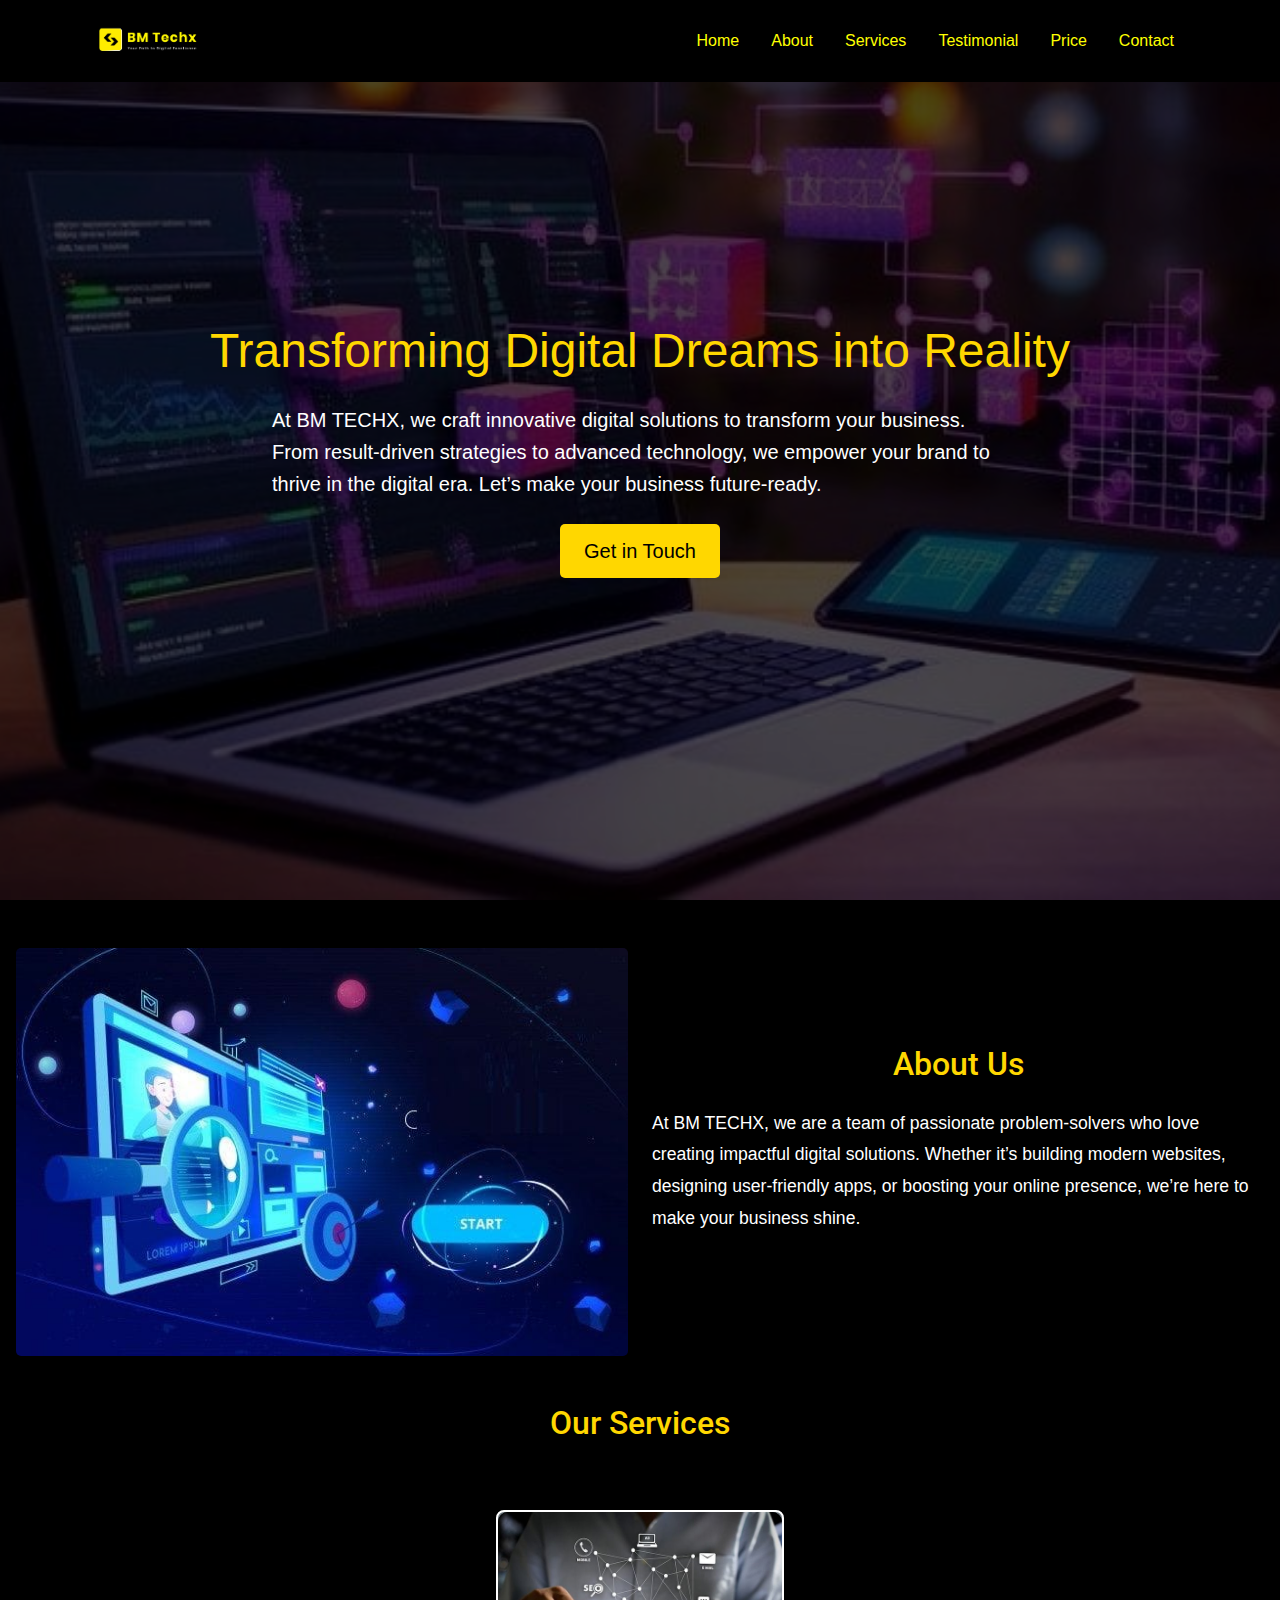
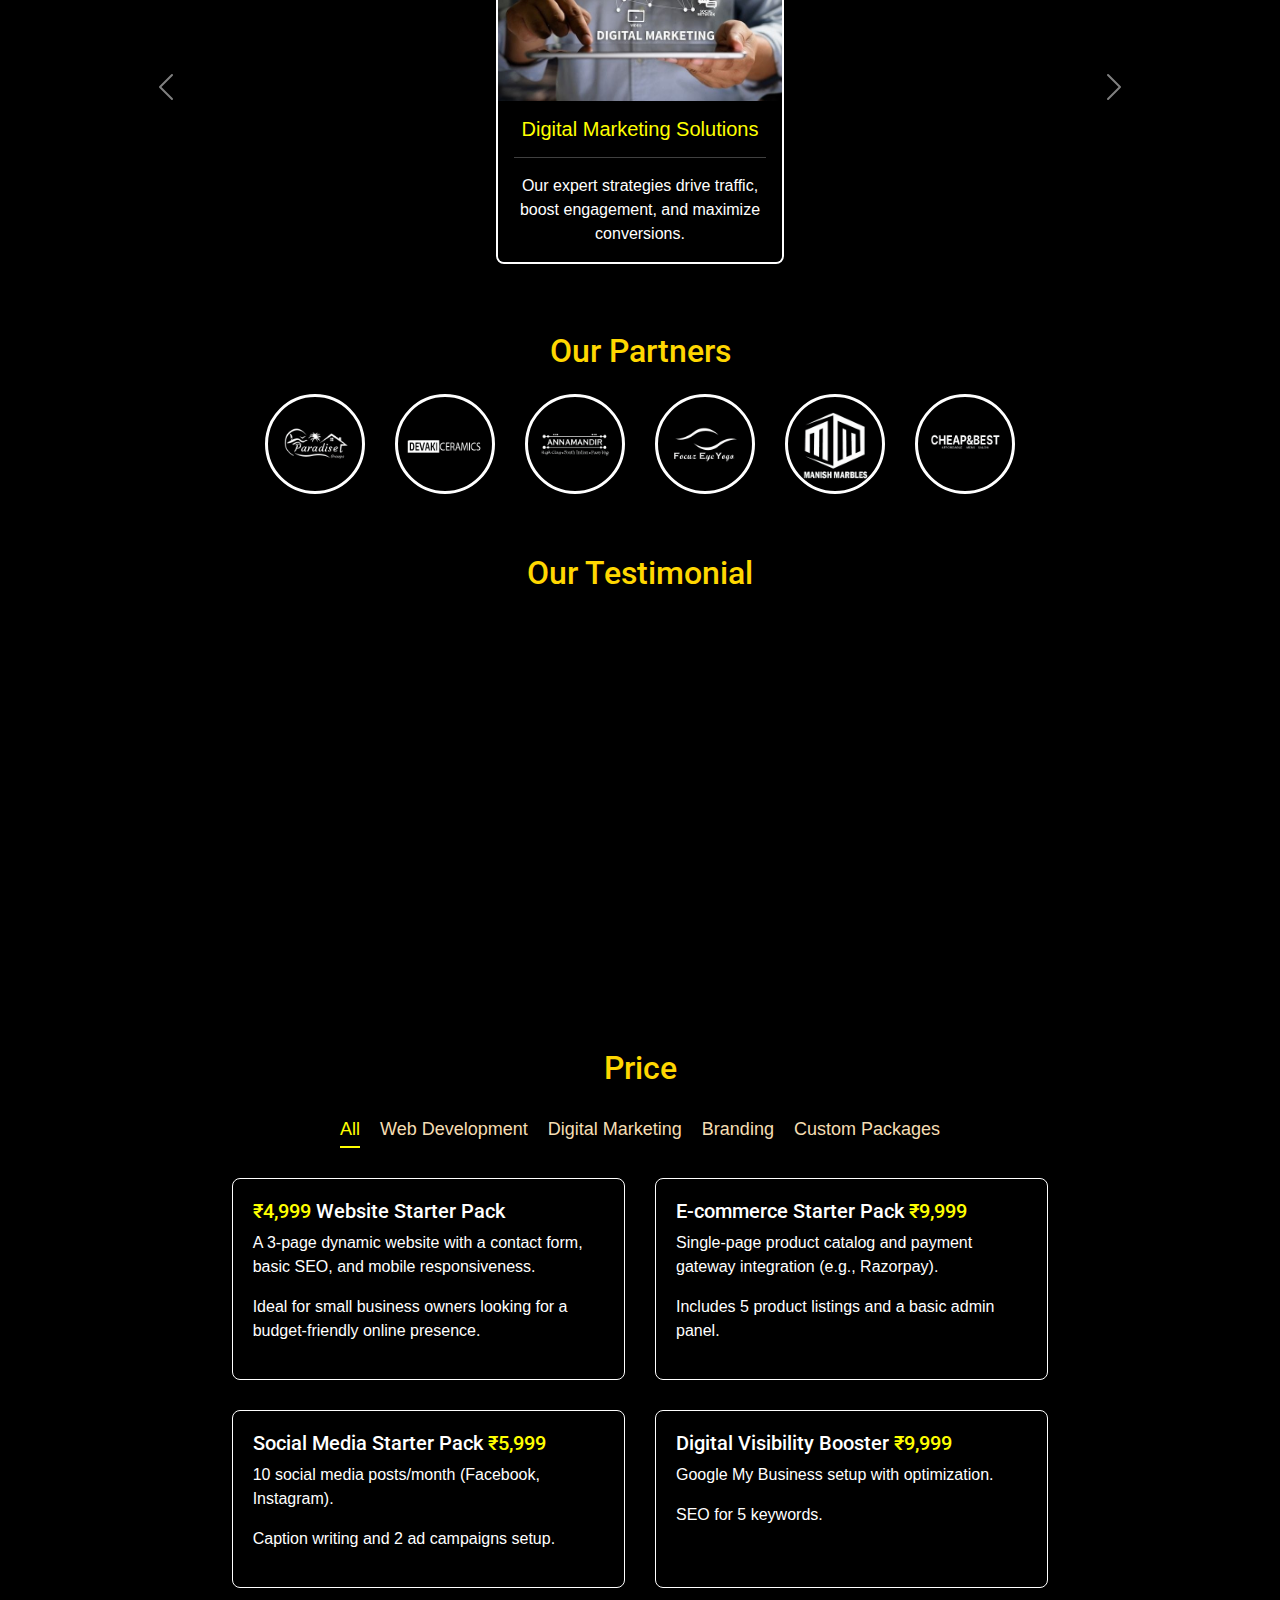
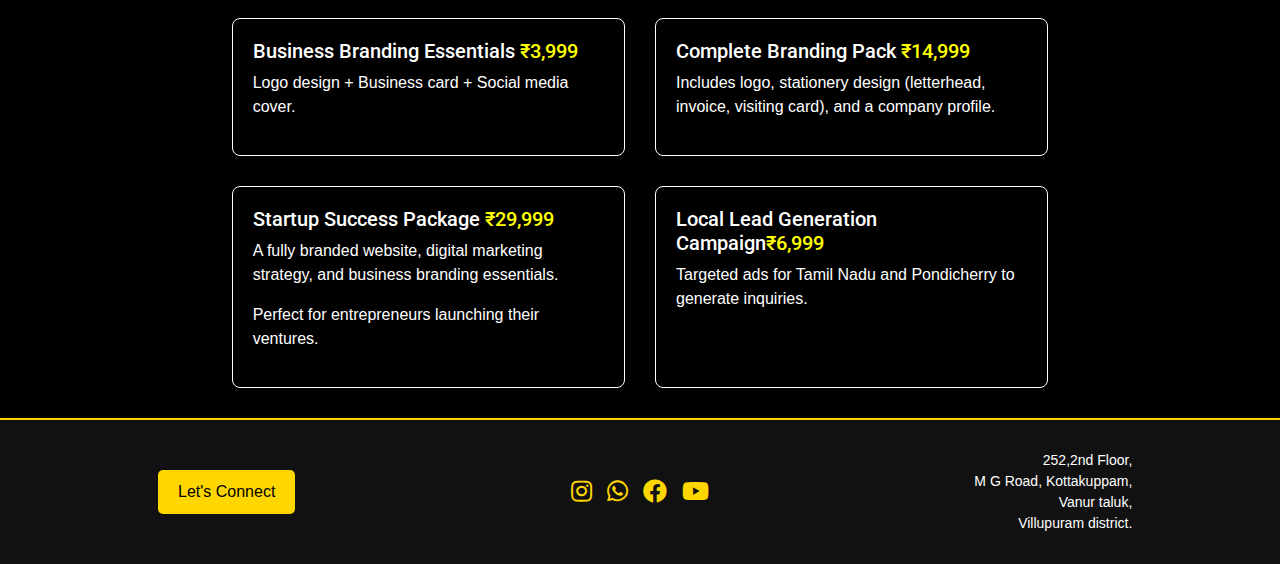
<file: Techx_Landing/index.html>
<!DOCTYPE html>
<html lang="en">
<head>
  <meta charset="UTF-8">
  <meta name="viewport" content="width=device-width, initial-scale=1.0">
  <title>Landing Page</title>
  <!-- Bootstrap CSS -->
  <link href="https://cdn.jsdelivr.net/npm/bootstrap@5.3.2/dist/css/bootstrap.min.css" rel="stylesheet">
  <link rel="stylesheet" href="style.css">
  <link href="https://fonts.googleapis.com/css2?family=Roboto:wght@700&display=swap" rel="stylesheet">

  <link href="https://cdnjs.cloudflare.com/ajax/libs/font-awesome/5.15.4/css/all.min.css" rel="stylesheet">
</head>

</head>
<body>

  <!-- Navbar -->
  <header>
    <nav class="navbar navbar-expand-lg navbar-dark">
        <div class="container">
          <a class="navbar-brand" href="#">
            <img src="assests/images/Logo bmtech.png" alt="Logo" height="100">
          </a>
          <button class="navbar-toggler" type="button" data-bs-toggle="collapse" data-bs-target="#navbarNav" aria-controls="navbarNav" aria-expanded="false" aria-label="Toggle navigation">
            <span class="navbar-toggler-icon"></span>
        </button>
        <div class="collapse navbar-collapse" id="navbarNav">
        
        
            <ul class="navbar-nav ms-auto">
              <li class="nav-item"><a class="nav-link" href="#home">Home</a></li>
              <li class="nav-item"><a class="nav-link" href="#about">About</a></li>
              <li class="nav-item"><a class="nav-link" href="#services">Services</a></li>
              <li class="nav-item"><a class="nav-link" href="#testimonials">Testimonial</a></li>
              <li class="nav-item"><a class="nav-link" href="#pricing">Price</a></li>
              <li4class="nav-item"><a class="nav-link" href="#contact">Contact</a></li>
            </ul>
          </div>
        </div>
      </nav>
      
  </header>

  <section class="hero-section" id="home" style="
  position: relative; 
  background-image: url('assests/images/tech.jpeg') ;
  background-size: cover; 
  background-position: center; 
  height: 100vh; 
  display: flex; 
  justify-content: center; 
  align-items: center;">
  <!-- Overlay -->
  <div style="
      position: absolute; 
      top: 0; 
      left: 0; 
      right: 0; 
      bottom: 0; 
      background-color: rgba(0, 0, 0, 0.7); /* Increased opacity for a darker effect */
      z-index: 0;">
  </div>

  <!-- Content -->
  <div class="container text-center" style="position: relative; z-index: 1;">
      <!-- Heading -->
      <h1 class="display-4 mb-4" style="color: #FFD700;">Transforming Digital Dreams into Reality</h1>

      <div class="row justify-content-center">
          <div class="col-12 col-md-8">
              <p class="lead mb-4" style="color: #fff; text-align: left;">
                  At BM TECHX, we craft innovative digital solutions to transform your business. From result-driven strategies to advanced technology, we empower your brand to thrive in the digital era. Let’s make your business future-ready.
              </p>
          </div>
      </div>

      <a href="#contact" class="btn btn-custom btn-lg">Get in Touch</a>
  </div>
</section>


<section class="about-section py-5" id="about" style="background-color: black; position: relative;">
  <div class="row align-items-center">
    <!-- Image (left side) -->
    <div class="col-12 col-md-6" id="about-image">
      <img src="assests/images/aout.jpeg" alt="About Image" class="img-fluid slide-in" />
    </div>

    <!-- Text Content (Right side) -->
    <div class="col-12 col-md-6 text-yellow">
      <h2 class="text-center mb-4">About Us</h2>
      <div id="about-paragraph">
        <p class="lead mb-4 about-line">
          At BM TECHX, we are a team of passionate problem-solvers who love creating impactful digital solutions. Whether it’s building modern websites, designing user-friendly apps, or boosting your online presence, we’re here to make your business shine.
        </p>
      </div>
    </div>
  </div>
</section>
<h2 class="text-center mb-4" id="services">Our Services</h2>
<div class="container my-5" >
    <div id="carouselExample" class="carousel slide" data-bs-ride="carousel">
        <div class="carousel-inner">
            <!-- Card 1 -->
            <div class="carousel-item active">
                <div class="card text-center bg-secondary text-white mx-auto" style="max-width: 18rem;">
                    <img src="assests/images/digital.jpeg" class="card-img-top" alt="Card 1">
                    <div class="card-body">
                        <h5 class="card-title">Digital Marketing Solutions</h5><hr>
                        <p class="card-text">Our expert strategies drive traffic, boost engagement, and maximize conversions.
                        </p>
                    </div>
                </div>
            </div>
            <!-- Card 2 -->
            <div class="carousel-item">
                <div class="card text-center bg-secondary text-white mx-auto" style="max-width: 18rem;">
                    <img src="assests/images/seo.jpeg" class="card-img-top" alt="Card 2">
                    <div class="card-body">
                        <h5 class="card-title">SEO Optimization</h5><hr>
                        <p class="card-text">
                          Get your website ranked on top with our tailored SEO strategies.
                          </p>
                    </div>
                </div>
            </div>
            <!-- Card 3 -->
            <div class="carousel-item">
                <div class="card text-center bg-secondary text-white mx-auto" style="max-width: 18rem;">
                    <img src="assests/images/app.jpeg" class="card-img-top" alt="Card 3">
                    <div class="card-body">
                        <h5 class="card-title">Mobile App Development
                        </h5><hr>
                        <p class="card-text">Develop user-friendly mobile applications to connect with customers anytime, anywhere.
                        </p>
                    </div>
                </div>
            </div>
            <!-- Card 4 -->
            <div class="carousel-item">
                <div class="card text-center bg-secondary text-white mx-auto" style="max-width: 18rem;">
                    <img src="assests/images/we.jpeg" class="card-img-top" alt="Card 4">
                    <div class="card-body">
                        <h5 class="card-title">Web Development Services
                        </h5><hr>
                        <p class="card-text">Craft stunning websites with interactive designs and seamless functionality, powered by cutting-edge technologies.
                        </p>
                    </div>
                </div>
            </div>

            <div class="carousel-item">
              <div class="card text-center bg-secondary text-white mx-auto" style="max-width: 18rem;">
                  <img src="assests/images/graphic.jpeg" class="card-img-top" alt="Card 4">
                  <div class="card-body">
                      <h5 class="card-title">Graphic Design

                      </h5><hr>
                      <p class="card-text">We create unique logos and eye-catching graphics to elevate your business identity. Our services also include UI/UX design and video graphics to enhance user experiences and social media impact.

                      </p>
                  </div>
              </div>
          </div>
          <div class="carousel-item">
            <div class="card text-center bg-secondary text-white mx-auto" style="max-width: 18rem;">
                <img src="assests/images/gm.jpeg" class="card-img-top" alt="Card 4">
                <div class="card-body">
                    <h5 class="card-title">Google My Business (GMB) Design
                    </h5> <hr>
                    <p class="card-text">Optimize your Google My Business profile with professional graphics and designs to attract more local customers and enhance your online visibility.

                    </p>
                </div>
            </div>
        </div>
        <div class="carousel-item">
          <div class="card text-center bg-secondary text-white mx-auto" style="max-width: 18rem;">
              <img src="assests/images/ecommerce.jpeg" class="card-img-top" alt="Card 4">
              <div class="card-body">
                  <h5 class="card-title">E-commerce & Hosting Solutions

                  </h5> <hr>
                  <p class="card-text">Build and scale your online store with secure, high-performance hosting services.

                  </p>
              </div>
          </div>
      </div>
      <div class="carousel-item">
        <div class="card text-center bg-secondary text-white mx-auto" style="max-width: 18rem;">
            <img src="assests/images/social.jpeg" class="card-img-top" alt="Card 4">
            <div class="card-body">
                <h5 class="card-title">Social Media Management & Content Creation

                </h5> <hr>
                <p class="card-text">Elevate your brand with tailored social media strategies and eye-catching content that drives engagement. From strategic planning to creative designs, we ensure your brand connects with its audience effectively.
                </p>
            </div>
        </div>
    </div>
        
        </div>
  
        <!-- Carousel Controls -->
        <button class="carousel-control-prev" type="button" data-bs-target="#carouselExample" data-bs-slide="prev">
            <span class="carousel-control-prev-icon" aria-hidden="true"></span>
            <span class="visually-hidden">Previous</span>
        </button>
        <button class="carousel-control-next" type="button" data-bs-target="#carouselExample" data-bs-slide="next">
            <span class="carousel-control-next-icon" aria-hidden="true"></span>
            <span class="visually-hidden">Next</span>
        </button>
    </div>
  </div>
  
<h2 class="text-center mb-4"  id="clients">Our Partners</h2>
<section class="partners-section">

  <div class="partners-logos">
      <div class="partner-logo">
          <img src="assests/images/brand001.png" alt="Partner 1">
      </div>
      <div class="partner-logo">
          <img src="assests/images/brand002.png" alt="Partner 2" >
      </div>
      <div class="partner-logo">
          <img src="assests/images/brand00.png" alt="Partner 3">
      </div>
      <div class="partner-logo">
          <img src="assests/images/brand4.png" alt="Partner 4" >
      </div>
      <div class="partner-logo">
          <img src="assests/images/brand005.png" alt="Partner 5" >
      </div>
      <div class="partner-logo">
        <img src="assests/images/brand006.png" alt="Partner 5" >
    </div>
  </div>
</section>
<h2 class="text-center mb-4" id="testimonials"style="padding-top: 60px;">Our Testimonial</h2>
<section>
<div class="section container1">
    <div class="card1 left">
      
      <div class="content">
        
        <p>BM TECHX has completely transformed our online presence! Their SEO strategies skyrocketed our website traffic, and their innovative social media campaigns are game-changers. Highly recommend it!
        </p>
        <h6>– Samantha M., E-Commerce Business Owner </h6>
      </div>
    </div>
    <div class="card1 right">
      
      <div class="content">
       
        <p>The team at BM TECHX is simply the best! Their creative designs and marketing strategies helped us stand out in a competitive market. Thank you for your dedication!</p>
        <h6>– Rajesh K., Startup Founder  </h6>
      </div>
    </div>
    <div class="card1 left">
     
      <div class="content">
        
        <p>Working with BM TECHX was a fantastic experience! They understood our needs perfectly and delivered campaigns that boosted our customer engagement.</p>
        <h6>– Amit P., Event Organizer  </h6>
      </div>
    </div>
    <div class="card1 right">
       
        <div class="content">
         
          <p>Their team is friendly, responsive, and incredibly talented. Thanks to BM TECHX, our app launch was a huge success, and we gained significant traction in just weeks!</p>
          <h6>– Maria G., Mobile App Developer  </h6>
        </div>
      </div>
   
  </div>
  
</section><br><br>

<div class="gallery-container">
  <h2 class="text-center mb-4" id="pricing">Price</h2>
  <div class="options">
    <p class="option active" data-filter="all">All</p>
    <p class="option" data-filter="web">Web Development</p>
    <p class="option" data-filter="digital">Digital Marketing</p>
    <p class="option" data-filter="branding">Branding</p>
    <p class="option" data-filter="packages">Custom Packages</p>
    
  </div>
  <div class="images">
    <div class="image-item web">
      <h2><span class="price"> ₹4,999 </span> Website Starter Pack</h2>
      <p>A 3-page dynamic website with a contact form, basic SEO, and mobile responsiveness.</p>
      <p>Ideal for small business owners looking for a budget-friendly online presence.
        </p>
    </div>
    <div class="image-item web">
      <h2>E-commerce Starter Pack <span class="price">₹9,999</span> 
      </h2>
      <p>
        Single-page product catalog and payment gateway integration (e.g., Razorpay).
        </p>
        <p>
          Includes 5 product listings and a basic admin panel.
          </p>
    </div>
    <div class="image-item digital">
      <h2>Social Media Starter Pack <span class="price">₹5,999</span> 
      </h2>
      <p>10 social media posts/month (Facebook, Instagram).
      </p>
      <p>Caption writing and 2 ad campaigns setup.</p>
    </div>
    <div class="image-item digital">
      <h2>Digital Visibility Booster <span class="price">₹9,999</span> 
      </h2>
      <p>Google My Business setup with optimization.
      </p>
      <p>SEO for 5 keywords.
      </p>
    </div>
    <div class="image-item branding">
      <h2>Business Branding Essentials         <span class="price">₹3,999</span> 
      </h2>
      <p>Logo design + Business card + Social media cover.</p>
    </div>
    <div class="image-item branding">
      <h2> Complete Branding Pack <span class="price">₹14,999</span> 
      </h2>
      <p>Includes logo, stationery design (letterhead, invoice, visiting card), and a company profile.
      </p>
    </div>
    <div class="image-item packages">
      <h2>Startup Success Package        <span class="price">₹29,999</span> 
      </h2>
      <p>A fully branded website, digital marketing strategy, and business branding essentials.
      </p>
      <p>Perfect for entrepreneurs launching their ventures.
      </p>
    </div>
    <div class="image-item packages">
      <h2>Local Lead Generation Campaign<span class="price">₹6,999</span> 
      </h2>
      <p>Targeted ads for Tamil Nadu and Pondicherry to generate inquiries.
      </p>
    </div>
</div>
</div>
<footer id="contact">
  <div class="footer-left">
    <a class="lets-connect" href="https://wa.me/9944940051" target="_blank">Let's Connect</a>
</div>

  <div class="footer-center">
      <div class="social-icons">
          <a href="https://www.instagram.com/bmtechxpondy_/" target="_blank"><i class="fab fa-instagram"></i></a>
          <a href="https://wa.me/9944940051" target="_blank"><i class="fab fa-whatsapp"></i></a>
          <a href="https://www.facebook.com/profile.php?id=61567695654956" target="_blank"><i class="fab fa-facebook"></i></a>
          <a href="https://www.youtube.com/@BMtechx-abm" target="_blank"><i class="fab fa-youtube"></i></a>
      </div>
  </div>

  <div class="footer-right">
      <div class="address">
        252,2nd Floor, <br>
        M G Road, Kottakuppam,<br>
        Vanur taluk,<br>
        Villupuram district.
      </div>
  </div>
</div>
</footer>
<script src="script.js"></script>
<!-- Bootstrap Bundle with Popper -->
<script src="https://cdn.jsdelivr.net/npm/bootstrap@5.3.0/dist/js/bootstrap.bundle.min.js"></script>

</body>
</html>
</file>
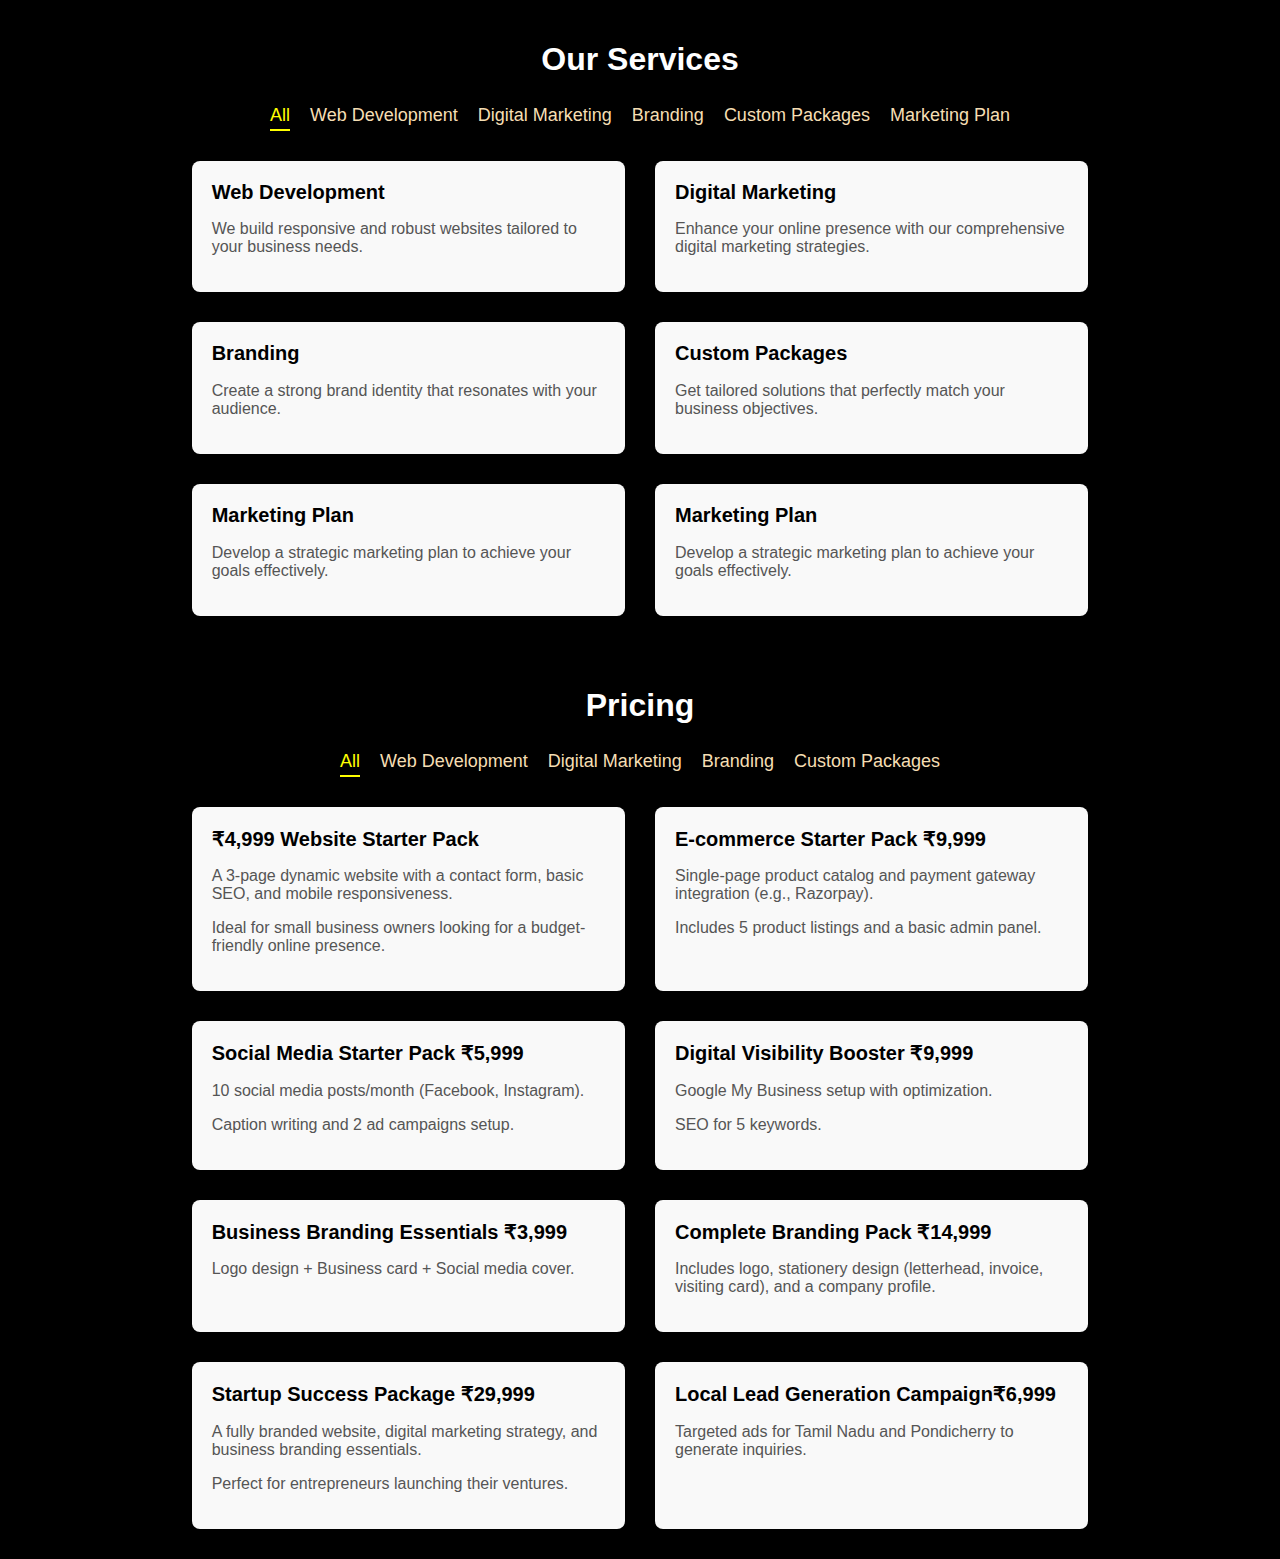
<file: Techx_Landing/sample.html>
<!DOCTYPE html>
<html lang="en">
<head>
  <meta charset="UTF-8">
  <meta name="viewport" content="width=device-width, initial-scale=1.0">
  <title>Responsive Gallery</title>
  <style>
    body {
      margin: 0;
      font-family: Arial, sans-serif;
      background-color: black;
    }

    .gallery-container {
      text-align: center;
      padding: 20px;
    }

    h1 {
      color: white;
    }

    .options {
      display: flex;
      justify-content: center;
      flex-wrap: wrap;
      margin-bottom: 20px;
    }

    .option {
      margin: 5px 10px;
      cursor: pointer;
      font-size: 18px;
      color: wheat;
      position: relative;
    }

    .option.active {
      color: yellow;
    }

    .option.active::after {
      content: '';
      display: block;
      width: 100%;
      height: 2px;
      background: yellow;
      position: absolute;
      bottom: -5px;
      left: 0;
    }

    .images {
      display: flex;
      flex-wrap: wrap;
      justify-content: center;
      gap: 10px;
    }

    .image-item {
      margin: 10px;
      overflow: hidden;
      border-radius: 8px;
      position: relative;
      transition: transform 0.3s ease;
      flex: 1 1 calc(33.333% - 20px); /* Default to three columns */
      max-width: calc(33.333% - 20px);
      background-color: #f9f9f9;
      padding: 20px;
      box-shadow: 0 4px 6px rgba(0, 0, 0, 0.1);
      text-align: left;
    }

    .image-item h2 {
      margin-top: 0;
      font-size: 20px;
      color: black;
    }

    .image-item p {
      font-size: 16px;
      color: #555;
    }

    .image-item:hover {
      transform: scale(1.05);
    }

    /* Responsive Design */
    @media (max-width: 768px) {
      .image-item {
        flex: 1 1 calc(50% - 20px); /* Two columns on medium screens */
        max-width: calc(50% - 20px);
      }
    }

    @media (max-width: 480px) {
      .image-item {
        flex: 1 1 100%; /* One column on small screens */
        max-width: 100%;
      }
    }
  </style>
</head>
<body>
  <div class="gallery-container">
    <h1>Our Services</h1>
    <div class="options">
      <p class="option active" data-filter="all">All</p>
      <p class="option" data-filter="web">Web Development</p>
      <p class="option" data-filter="digital">Digital Marketing</p>
      <p class="option" data-filter="branding">Branding</p>
      <p class="option" data-filter="packages">Custom Packages</p>
      <p class="option" data-filter="plan">Marketing Plan</p>
    </div>
    <div class="images">
      <div class="image-item web">
        <h2>Web Development</h2>
        <p>We build responsive and robust websites tailored to your business needs.</p>
      </div>
      <div class="image-item digital">
        <h2>Digital Marketing</h2>
        <p>Enhance your online presence with our comprehensive digital marketing strategies.</p>
      </div>
      <div class="image-item branding">
        <h2>Branding</h2>
        <p>Create a strong brand identity that resonates with your audience.</p>
      </div>
      <div class="image-item packages">
        <h2>Custom Packages</h2>
        <p>Get tailored solutions that perfectly match your business objectives.</p>
      </div>
      <div class="image-item plan">
        <h2>Marketing Plan</h2>
        <p>Develop a strategic marketing plan to achieve your goals effectively.</p>
      </div>
      <div class="image-item plan">
        <h2>Marketing Plan</h2>
        <p>Develop a strategic marketing plan to achieve your goals effectively.</p>
      </div>
    </div>
  </div>
  <script>
    document.addEventListener('DOMContentLoaded', () => {
      const options = document.querySelectorAll('.option');
      const images = document.querySelectorAll('.image-item');

      options.forEach(option => {
        option.addEventListener('click', () => {
          // Remove active class from all options
          options.forEach(opt => opt.classList.remove('active'));
          // Add active class to the clicked option
          option.classList.add('active');

          // Filter images based on the data-filter
          const filter = option.getAttribute('data-filter');
          images.forEach(image => {
            if (filter === 'all' || image.classList.contains(filter)) {
              image.style.display = 'block';
            } else {
              image.style.display = 'none';
            }
          });
        });
      });
    });
  </script>
</body>
</html>









<div class="gallery-container">
  <h1>Pricing</h1>
  <div class="options">
    <p class="option active" data-filter="all">All</p>
    <p class="option" data-filter="web">Web Development</p>
    <p class="option" data-filter="digital">Digital Marketing</p>
    <p class="option" data-filter="branding">Branding</p>
    <p class="option" data-filter="packages">Custom Packages</p>
    
  </div>
  <div class="images">
    <div class="image-item web">
      <h2><span class="price"> ₹4,999 </span> Website Starter Pack</h2>
      <p>A 3-page dynamic website with a contact form, basic SEO, and mobile responsiveness.</p>
      <p>Ideal for small business owners looking for a budget-friendly online presence.
        </p>
    </div>
    <div class="image-item web">
      <h2>E-commerce Starter Pack <span class="price">₹9,999</span> 
      </h2>
      <p>
        Single-page product catalog and payment gateway integration (e.g., Razorpay).
        </p>
        <p>
          Includes 5 product listings and a basic admin panel.
          </p>
    </div>
    <div class="image-item digital">
      <h2>Social Media Starter Pack <span class="price">₹5,999</span> 
      </h2>
      <p>10 social media posts/month (Facebook, Instagram).
      </p>
      <p>Caption writing and 2 ad campaigns setup.</p>
    </div>
    <div class="image-item digital">
      <h2>Digital Visibility Booster <span class="price">₹9,999</span> 
      </h2>
      <p>Google My Business setup with optimization.
      </p>
      <p>SEO for 5 keywords.
      </p>
    </div>
    <div class="image-item branding">
      <h2>Business Branding Essentials         <span class="price">₹3,999</span> 
      </h2>
      <p>Logo design + Business card + Social media cover.</p>
    </div>
    <div class="image-item branding">
      <h2> Complete Branding Pack <span class="price">₹14,999</span> 
      </h2>
      <p>Includes logo, stationery design (letterhead, invoice, visiting card), and a company profile.
      </p>
    </div>
    <div class="image-item packages">
      <h2>Startup Success Package        <span class="price">₹29,999</span> 
      </h2>
      <p>A fully branded website, digital marketing strategy, and business branding essentials.
      </p>
      <p>Perfect for entrepreneurs launching their ventures.
      </p>
    </div>
    <div class="image-item packages">
      <h2>Local Lead Generation Campaign<span class="price">₹6,999</span> 
      </h2>
      <p>Targeted ads for Tamil Nadu and Pondicherry to generate inquiries.
      </p>
    </div>
</div>
</div>
</file>
<file: Techx_Landing/style.css>
/* General Styles */
body {
  margin: 0;
  padding: 0;
  font-family: Arial, sans-serif;
  background-color: black;
  color: white;
}
h2{
  font-family: 'Roboto', sans-serif;
}

h1, h2, h3, h4, h5, h6 {
  color: #FFD700; /* Yellow accent color */
}

a {
  color: #FFD700;
  text-decoration: none;
}

a:hover {
  text-decoration: underline;
}

/* Navbar */
.navbar {
  background-color: black;
  padding: 1rem;
  top: 0;
  left: 0;
  width: 100%;
  right: 0;
    z-index: 1000;   position: fixed;
}
.navbar-brand img {
  height: 40px;
}
.nav-link {
  color: yellow!important;
  margin-right: 1rem;
}
.nav-link:hover {
  color: white !important;
}

/* Hero Section */
.hero-section {
  background-image: url('your-image-url.jpg');
  background-size: cover;
  background-position: center;
  height: 100vh;
  display: flex;
  justify-content: center;
  align-items: center;
  text-align: center;
}
.hero-section h1 {
  font-size: 3rem;
  margin-bottom: 1rem;
}
.hero-section p {
  font-size: 1.25rem;
  line-height: 1.6;
}
.btn-custom {
  background-color: #FFD700;
  color: black;
  border: none;
  padding: 0.75rem 1.5rem;
  font-size: 1.25rem;
  border-radius: 5px;
}
.btn-custom:hover {
  background-color: #e6c200;
}

/* About Section */
.about-section {
  padding: 2rem 1rem;
}
.about-section img {
  max-width: 100%;
  border-radius: 5px;
  box-shadow: 0 4px 10px rgba(0, 0, 0, 0.5);
}
.about-section h2 {
  margin-bottom: 1rem;
}
.about-section p {
  font-size: 1.1rem;
  line-height: 1.8;
}

/* Carousel */
.card {
  width: 100%;
}
.carousel .card {
  background-color: black; 
  color: white; 
  text-align: center; 
  border: 2px solid #fff; /* Border wraps the entire card */
  border-radius: 8px; 
  overflow: hidden; /* Ensures rounded corners apply to all content */
  width: 300px; 
  margin: 20px auto; 
 
}
.carousel .card:hover {
  transform: rotateY(360deg); /* 360-degree flip effect */
}
.carousel .card-img-top {
  border-top-left-radius: 10px;
  border-top-right-radius: 10px;
  background-color: black;
}
.carousel-item .card-body{
  background-color: black;
  border: 3px white;
}
.card-body .card-title{
  color: yellow;
}
.partners-logos {
  display: flex;
  justify-content: center;
  flex-wrap: wrap;
  gap: 30px;
  }
  .partner-logo {
  width: 100px;
  height: 100px;
  border-radius: 50%;
  border: 3px solid white;
  display: flex;
  align-items: center;
  justify-content: center;
  background-color: black;
  }
  .partner-logo img {
  width: 80%;
  height: auto;
  }
.partner-logo img:hover {
  transform: scale(1.1);
}

.partner-logo:hover {
  transform: rotate(360deg);
  }
  /* Responsive Heading */
  @media (max-width: 768px) {
  .partners-section h1 {
    align-items: center;
    justify-content: center;
    font-size: 2rem;
    padding-left: 40px;
  }
  }
  @media (max-width: 480px) {
  .partners-section h1 {
    align-items: center;
    justify-content: center;
    font-size: 1.8rem;
  }
  }

/* Responsive Design */
@media (max-width: 768px) {
  .hero-section h1 {
      font-size: 2.5rem;
  }
  .hero-section p {
      font-size: 1rem;
  }
  .about-section img {
      margin-bottom: 1rem;
  }
  .carousel .card {
      margin-bottom: 1rem;
  }
}

@media (max-width: 576px) {
  .hero-section h1 {
      font-size: 2rem;
  }
  .hero-section p {
      font-size: 0.9rem;
  }
  
}


/* General styling for cards */
.card {
  margin: auto;
}

/* For larger screens */
@media (min-width: 992px) {
  .carousel-item .col-lg-3 {
    display: block;
  }
}


/* Section styles */
.section {
padding-top: 40px;
}

/* Container styles for centering cards */
.container1 {
  display: flex;
  flex-wrap: wrap;
  justify-content: center;
  align-items: center;
  gap: 20px;
}

/* Card styles */
.card1 {
  background-color: black;
  border: 2px solid white;
  color: white;
  border-radius: 10px;
  padding: 20px;
  width: 500px;
  text-align: center;
  opacity: 0; /* Start with the card hidden */
  transform: translateX(100%); /* Start off-screen */
  animation-duration: 1s;
  animation-fill-mode: forwards;
}

/* Left-aligned card animation */
.card1.left {
  animation-name: slideFromLeft;

}

/* Right-aligned card animation */
.card1.right {
  animation-name: slideFromRight;
}

/* Keyframes for sliding in from the left */
@keyframes slideFromLeft {
  to {
    opacity: 1;
    transform: translateX(0);
  }
}

/* Keyframes for sliding in from the right */
@keyframes slideFromRight {
  to {
    opacity: 1;
    transform: translateX(0);
  }
}

/* Icon styles */
.icon {
  font-size: 40px;
  margin-bottom: 10px;
}

/* Header and paragraph styles */
.content h6 {
  margin-bottom: 10px;
}

.content p {
  font-size: 14px;
}

/* Apply delays to alternate the cards' animations */
.card1:nth-child(1) {
  animation-delay: 0.2s;
}

.card1:nth-child(2) {
  animation-delay: 0.4s;
}

.card1:nth-child(3) {
  animation-delay: 0.6s;
}

.card1:nth-child(4) {
  animation-delay: 0.8s;
}

.price{
  color: yellow;
}

body {
  margin: 0;
  font-family: Arial, sans-serif;
  background-color: #000;
  color: #fff;
}

footer {
  display: flex;
  flex-wrap: wrap;
  justify-content: space-between;
  align-items: center;
  padding: 20px;
  background-color: #111;
  border-top: 2px solid #ffd700;
}

.footer-left, .footer-center, .footer-right {
  flex: 1;
  display: flex;
  justify-content: center;
  align-items: center;
  text-align: center;
  margin: 10px 0;
}

.lets-connect {
  background-color: #ffd700;
  color: #000;
  border: none;
  padding: 10px 20px;
  cursor: pointer;
  font-size: 16px;
  border-radius: 5px;
}

.lets-connect:hover {
  background-color: #fff;
  color: #000;
}

.social-icons {
  display: flex;
  gap: 15px;
}

.social-icons a {
  color: #ffd700;
  text-decoration: none;
  font-size: 24px;
}

.social-icons a i {
  display: inline-block;
}

.social-icons a:hover {
  color: #fff;
}

.address {
  font-size: 14px;
  text-align: right;
}

@media (max-width: 768px) {
  footer {
      flex-direction: column;
      text-align: center;
  }

  .footer-left, .footer-center, .footer-right {
      text-align: center;
      flex-direction: column;
      padding-left: 3px;
      padding-right: 3px;
  }

  .address {
      text-align: center;
  }
}
body {
  margin: 0;
  font-family: Arial, sans-serif;
  background-color: black;
}

.gallery-container {
  text-align: center;
  padding: 20px;
}

h1 {
  color: white;
}

.options {
  display: flex;
  justify-content: center;
  flex-wrap: wrap;
  margin-bottom: 20px;
}

.option {
  margin: 5px 10px;
  cursor: pointer;
  font-size: 18px;
  color: wheat;
  position: relative;
}

.option.active {
  color: yellow;
}

.option.active::after {
  content: '';
  display: block;
  width: 100%;
  height: 2px;
  background: yellow;
  position: absolute;
  bottom: -5px;
  left: 0;
}

.images {
  display: flex;
  flex-wrap: wrap;
  justify-content: center;
  gap: 10px;
}

.image-item {
  margin: 10px;
  overflow: hidden;
  border-radius: 8px;
  position: relative;
  transition: transform 0.3s ease;
  flex: 1 1 calc(33.333% - 20px); /* Default to three columns */
  max-width: calc(33.333% - 20px);
  background-color:  black;
  padding: 20px;
  box-shadow: 0 4px 6px rgba(0, 0, 0, 0.1);
  text-align: left;
  border: 1px white solid;
}

.image-item h2 {
  margin-top: 0;
  font-size: 20px;
  color: white;
}

.image-item p {
  font-size: 16px;
  color: white;
}

.image-item:hover {
  transform: scale(1.05);
}

/* Responsive Design */
@media (max-width: 768px) {
  .image-item {
    flex: 1 1 calc(50% - 20px); /* Two columns on medium screens */
    max-width: calc(50% - 20px);
  }
}

@media (max-width: 480px) {
  .image-item {
    flex: 1 1 100%; /* One column on small screens */
    max-width: 100%;
  }
}



@font-face {
  font-family: 'MyCustomFont';
  src: url('path-to-your-font-file.woff2') format('woff2'),
       url('path-to-your-font-file.woff') format('woff');
}
</file>
